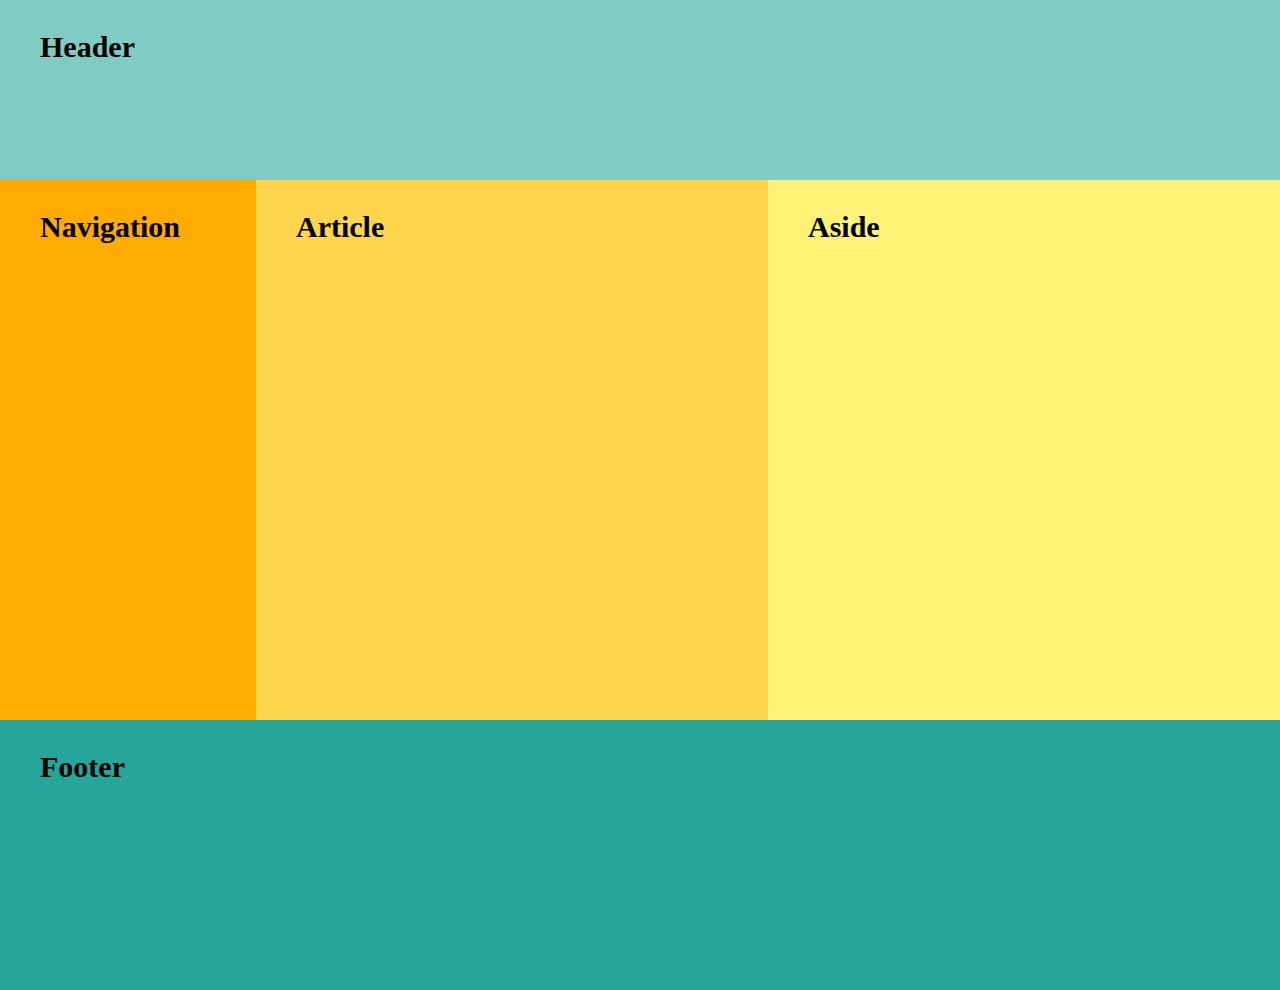
<file: index.html>
<!DOCTYPE html>
<html lang="en">

<head>
    <meta charset="UTF-8">
    <link rel="stylesheet" href="css/style.css">
    <meta http-equiv="X-UA-Compatible" content="IE=edge">
    <meta name="viewport" content="width=device-width, initial-scale=1.0">
    <title>Document</title>
</head>

<body>

    <header class=" header"><p> Header</p></header>
    <main class="direction">
        <div class=" navigation"><p>Navigation</p></div>
        <div class=" article"><p>Article</p></div>
        <div class=" aside"><p>Aside</p></div>
    </main>
    <footer class=" footer"><p>Footer</p></footer>

</body>

</html>
</file>
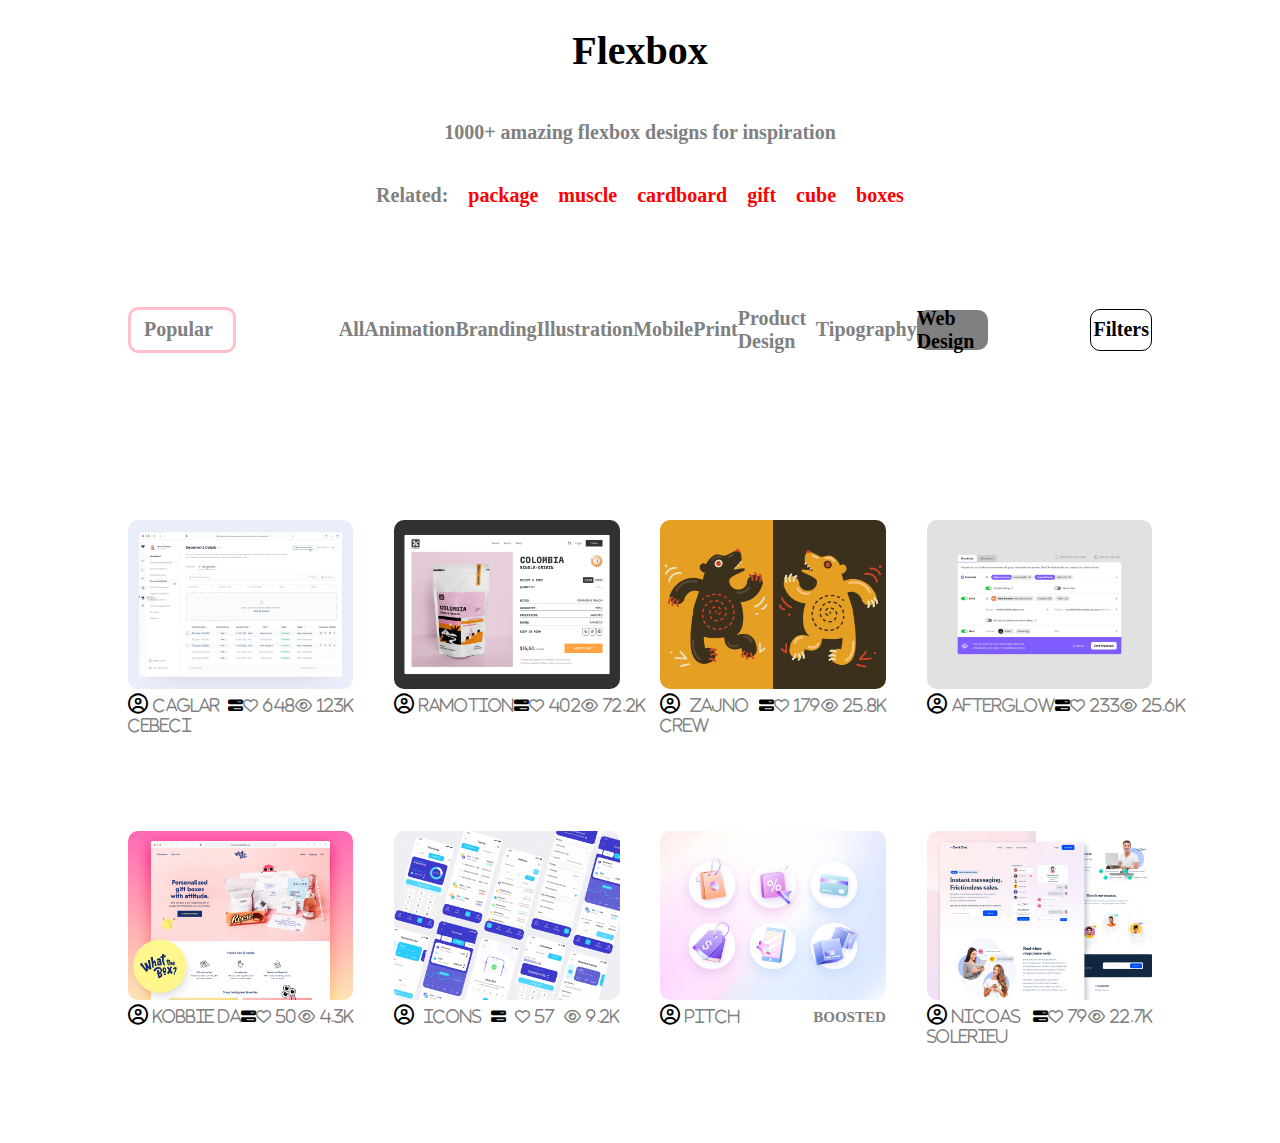
<file: D7A/index.html>
<!DOCTYPE html>
<html lang="en">

<head>
    <link rel="stylesheet" href="css/style.css">
    <link rel="stylesheet" href="css/fontawesome-free-6.3.0-web/cssfont/all.min.css">
    <meta charset="UTF-8">
    <meta http-equiv="X-UA-Compatible" content="IE=edge">
    <meta name="viewport" content="width=device-width, initial-scale=1.0">
    <title>Document</title>
</head>

<body>
    <header>
        <h1>Flexbox</h1>
        <p>1000+ amazing flexbox designs for inspiration</p>
        <div id="related">
            <p>Related:</p>
            <p>package</p>
            <p>muscle</p>
            <p>cardboard</p>
            <p>gift</p>
            <p>cube</p>
            <p>boxes</p>
        </div>
    </header>



    <main>

        <div class="search">
            <p>Popular</p>
            <p>All</p>
            <p>Animation</p>
            <p>Branding</p>
            <p>Illustration</p>
            <p>Mobile</p>
            <p>Print</p>
            <p> Product Design</p>
            <p>Tipography</p>
            <p>Web Design</p>
            <p>Filters</p>
        </div>

        <div class="img">
            <div class="containerimg">
                <img src="assets/img_1.jpeg" alt="">
                <div class="description">
                    <i class="fa-regular fa-circle-user"><span>Caglar Cebeci</span></i>
                    <i class="fa fa-light fa-bars-progress"></i>
                    <i class="fa-regular fa-heart"><span>648</span></i>
                    <i class="fa-sharp fa-regular fa-eye"><span>123K</span></i>
                </div>
            </div>

            <div class="containerimg"><img src="assets/img_2.jpeg" alt="">
                <div class="description">
                    <i class="fa-regular fa-circle-user"><span>Ramotion</span> </i>
                    <i class="fa fa-light fa-bars-progress"></i>
                    <i class="fa-regular fa-heart"><span>402</span> </i>
                    <i class="fa-sharp fa-regular fa-eye"><span>72.2K</span></i>
                </div>
            </div>

            <div class="containerimg"><img src="assets/img_3.jpeg" alt="">
                <div class="description">
                    <i class="fa-regular fa-circle-user"> <span>Zajno Crew</span></i>
                    <i class="fa fa-light fa-bars-progress"></i>
                    <i class="fa-regular fa-heart"><span>179</span></i>
                    <i class="fa-sharp fa-regular fa-eye"><span>25.8K</span></i>
                </div>
            </div>

            <div class="containerimg"><img src="assets/img_4.jpeg" alt="">
                <div class="description">
                    <i class="fa-regular fa-circle-user"><span>Afterglow</span> </i>

                    <i class="fa fa-light fa-bars-progress"></i>
                    <i class="fa-regular fa-heart"><span>233</span></i>

                    <i class="fa-sharp fa-regular fa-eye"><span>25.6K</span></i>
                    
                </div>
            </div>

            <div class="containerimg"><img src="assets/img_5.jpeg" alt="">
                <div class="description">
                    <i class="fa-regular fa-circle-user"><span>Kobbie Da</span> </i>

                    <i class="fa fa-light fa-bars-progress"></i>
                    <i class="fa-regular fa-heart"><span>50</span></i>

                    <i class="fa-sharp fa-regular fa-eye"><span>4.3K</span></i>

                </div>
            </div>

            <div class="containerimg"><img src="assets/img_6.jpeg" alt="">
                <div class="description">
                    <i class="fa-regular fa-circle-user"> <span>Icons</span> </i>
                    <i class="fa fa-light fa-bars-progress"></i>
                    <i class="fa-regular fa-heart"><span>57</span></i>
                    <i class="fa-sharp fa-regular fa-eye"><span>9.2K</span></i>
                </div>
            </div>

            <div class="containerimg"><img src="assets/img_7.jpeg" alt="">
                <div class="description">
                    <i class="fa-regular fa-circle-user"><SPAN>Pitch</SPAN> </i>
                    <span class="boost">BOOSTED</span>
                </div>

            </div>

            <div class="containerimg"><img src="assets/img_8.jpeg" alt="">
                <div class="description">
                    <i class="fa-regular fa-circle-user"><span>Nicoas Solerieu</span> </i>
                    <i class="fa fa-light fa-bars-progress"></i>
                    <i class="fa-regular fa-heart"><span>79</span></i>
                    <i class="fa-sharp fa-regular fa-eye"><span>22.7K</span></i>
                </div>
            </div>
        </div>
    </main>










</body>

</html>
</file>
<file: css/style.css>
body {
    display: flex;
    flex-direction: column;
    margin: 0;
}

.header {
    background: #80cbc4;
    ;
    width: 100%;
    height: 20vh;
}

.navigation {
    background: #ffab00;
    width: 20%;
    
    
}

.article {
    background: #ffd54e;
    width: 40%;
    
    
    
    
}

.aside {
    background: #fff276;
    width: 40%;
    
    
    
    
}

.footer {
    background: #26a69a;
    width: 100%;
    height: 30vh;
}

.direction {
    display: flex;
    height: 60vh;
   
    
}

p {
    font-size: 30px;
    font-weight: bold;
    padding-left: 40px;
}
</file>
<file: D7A/css/style.css>
body {
    width: 80%;
    margin: auto auto;
    font-size: 20px;
    font-weight: bold;
}

header {
    display: flex;
    flex-direction: column;
    text-align: center;
    color: gray;
}

h1 {
    color: black;
}

#related {
    display: flex;
    justify-content: center;
    margin-bottom: 50px;
    
    
    
}

#related p {
    padding: 10px;
    margin-top: 10px;
    color: red;
}

#related p:first-child {
    color: grey;
}

.search {
    display: flex;
    justify-content: space-between;
    align-items: center;
    color: gray;
    margin-bottom: 50px;
}

.search p:first-child {
    margin-right: 10%;
    width: 150px;
    height: 40px;
    display: flex;
    align-items: center;
    border: 3px solid pink;
    border-radius: 10px;
    padding-left: 13px;



}

.search p:last-child {
    margin-left: 10%;
    width: 100px;
    height: 40px;
    border: 1px solid black;
    border-radius: 10px;
    display: flex;
    align-items: center;
    justify-content: center;
    color: black;
}

.search p:nth-child(10) {
    background-color: gray;
    width: 120px;
    height: 40px;
    border-radius: 10px;
    display: flex;
    justify-content: center;
    align-items: center;
    color: black;
    font-weight: bold;
}

.img {
    display: flex;
    justify-content: space-between;
    height: 80vh;
    flex-wrap: wrap;
    align-content: space-evenly;



}

.containerimg {
    width: 22%;
    
    

}

.img img {
    width: 100%;
    border-radius: 10px;
    object-fit: cover;
}

.description {
    display: flex;
    margin-top: 0px;
    align-items: baseline;
    justify-content: space-between;
    font-size: 15px;
}

.description p {
    margin-top: 5px;
}

.fa-circle-user {
    font-size: 20px;
    

    
}

.fa-heart {
    color: gray;
}

.fa-eye {
    color: gray;
    
}

.description span {
    font-size: 15px;
    margin-left: 5px;
    color: gray;
    
}
</file>
